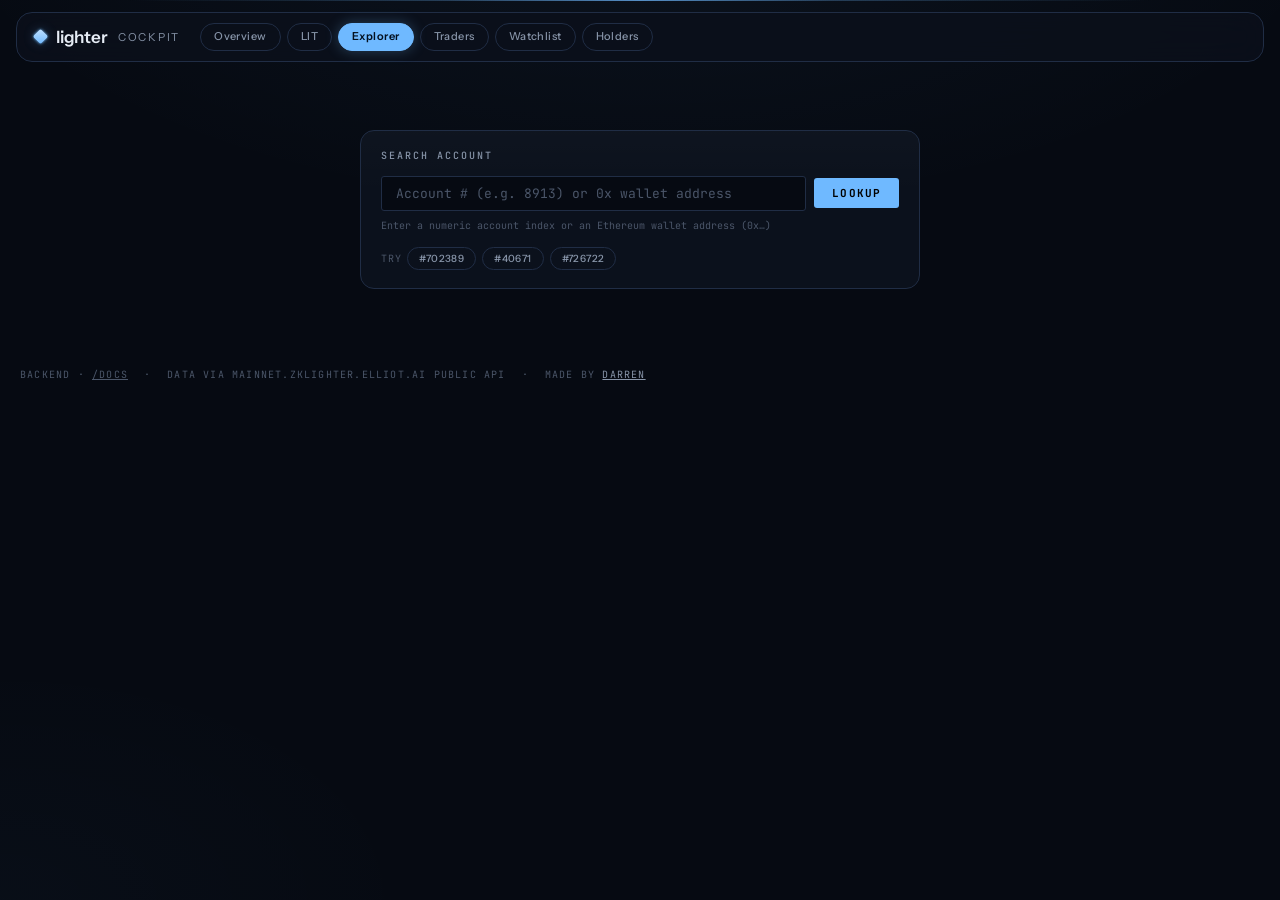
<file: templates/explorer.html>
<!doctype html>
<html lang="en">
<head>
<meta charset="utf-8" />
<meta name="viewport" content="width=device-width,initial-scale=1" />
<title>Explorer · Lighter Cockpit</title>
<link rel="icon" href="data:image/svg+xml,<svg xmlns='http://www.w3.org/2000/svg' viewBox='0 0 32 32'><rect x='8' y='8' width='16' height='16' rx='3' transform='rotate(45 16 16)' fill='%236fb9ff'/></svg>" />
<link rel="preconnect" href="https://fonts.googleapis.com" />
<link rel="preconnect" href="https://fonts.gstatic.com" crossorigin />
<link href="https://fonts.googleapis.com/css2?family=JetBrains+Mono:wght@400;500;600;700&family=Instrument+Sans:wght@400;500;600&display=swap" rel="stylesheet" />
<link rel="stylesheet" href="/static/styles.css?v=20260915b" />
<style>
  .search-wrap{display:flex;gap:8px;align-items:center;max-width:560px}
  .search-input{flex:1;background:var(--bg);border:1px solid var(--line-2);border-radius:3px;padding:8px 14px;font-family:var(--font-mono);font-size:13px;color:var(--ink);outline:none;transition:border-color .15s}
  .search-input:focus{border-color:var(--accent)}
  .search-input::placeholder{color:var(--ink-faint)}
  .search-btn{padding:8px 18px;background:var(--accent);color:#000;border:none;border-radius:3px;font-family:var(--font-mono);font-size:11px;font-weight:700;letter-spacing:.1em;cursor:pointer;text-transform:uppercase;transition:opacity .15s}
  .search-btn:hover{opacity:.85}
  .search-btn:disabled{opacity:.4;cursor:not-allowed}

  .acct-card{display:grid;grid-template-columns:repeat(auto-fill,minmax(160px,1fr));gap:1px;background:var(--line);border:1px solid var(--line);margin-bottom:1px}
  .acct-card>div{background:var(--panel);padding:14px 18px}
  .card-lbl{font-size:10px;letter-spacing:.12em;text-transform:uppercase;color:var(--ink-faint);margin-bottom:4px}
  .card-val{font-size:18px;font-variant-numeric:tabular-nums;font-weight:500}

  .pos-long{color:var(--green)}
  .pos-short{color:var(--red)}
  .pnl-pos{color:var(--green)}
  .pnl-neg{color:var(--red)}

  #errorBox{display:none;padding:14px 18px;background:rgba(255,90,90,0.08);border:1px solid var(--red);border-radius:3px;color:var(--red);font-size:13px;margin-top:12px}
  #loadingBox{display:none;padding:14px;color:var(--ink-faint);font-size:12px}

  .addr{font-size:11px;color:var(--ink-faint);word-break:break-all;font-variant-numeric:tabular-nums}
  .ext-link{font-size:10px;color:var(--accent);text-decoration:none;margin-left:8px;letter-spacing:.06em}
  .ext-link:hover{text-decoration:underline}

  #portfolioDash > div{grid-template-columns:minmax(280px,340px) 1fr}
  @media(max-width:768px){#portfolioDash > div{grid-template-columns:1fr}}
  .tab-bar{display:flex;gap:1px;background:var(--line);border-bottom:1px solid var(--line);margin-bottom:0}
  .tab{padding:8px 16px;font-size:11px;letter-spacing:.1em;text-transform:uppercase;cursor:pointer;background:var(--panel);color:var(--ink-dim);border:none;font-family:var(--font-mono);transition:color .15s}
  .tab.active{color:var(--ink);background:var(--bg);border-bottom:2px solid var(--accent)}
  .tab-panel{display:none}.tab-panel.active{display:block}
  .btn{padding:4px 10px;border:1px solid var(--line-2);border-radius:3px;color:var(--ink-dim);font-size:10px;letter-spacing:.08em;text-transform:uppercase;transition:all .15s;cursor:pointer;font-family:var(--font-mono);background:none}
  .btn:hover{border-color:var(--accent);color:var(--ink)}
  .btn.active{background:var(--accent);color:#000;border-color:var(--accent);font-weight:700}
</style>
</head>
<body>

<header>
  <a class="brand" href="/">
    <span class="glyph"></span>
    <span class="mark">lighter</span>
    <span class="sub">cockpit</span>
  </a>
  <nav style="display:flex;gap:6px">
    <a href="/" class="nav-pill-hdr">Overview</a>
    <a href="/lit" class="nav-pill-hdr">LIT</a>
    <a href="/explorer" class="nav-pill-hdr here">Explorer</a>
    <a href="/traders" class="nav-pill-hdr">Traders</a>
    <a href="/watchlist" class="nav-pill-hdr">Watchlist</a>
    <a href="/holders" class="nav-pill-hdr">Holders</a>
  </nav>
  <div class="hdr-nav-mobile">
    <a href="/" class="nav-pill-hdr">Overview</a>
    <a href="/lit" class="nav-pill-hdr">LIT</a>
    <a href="/explorer" class="nav-pill-hdr here">Explorer</a>
    <a href="/traders" class="nav-pill-hdr">Traders</a>
    <a href="/watchlist" class="nav-pill-hdr">Watchlist</a>
    <a href="/holders" class="nav-pill-hdr">Holders</a>
  </div>
</header>

<section id="searchHero" style="display:flex;align-items:center;justify-content:center;min-height:32vh;padding:24px 20px">
  <div class="card" style="max-width:560px;width:100%">
    <div class="card-head"><span class="card-title">Search account</span></div>
    <div class="search-wrap">
      <input id="searchInput" class="search-input" type="text"
        placeholder="Account # (e.g. 8913) or 0x wallet address" autocomplete="off" spellcheck="false" />
      <button id="searchBtn" class="search-btn">Lookup</button>
    </div>
    <div style="font-size:10px;color:var(--ink-faint);margin-top:8px">
      Enter a numeric account index or an Ethereum wallet address (0x…)
    </div>
    <div style="display:flex;gap:6px;margin-top:14px;flex-wrap:wrap">
      <span style="font-size:10px;color:var(--ink-faint);align-self:center;letter-spacing:.08em;text-transform:uppercase">Try</span>
      <button class="btn-sm example-acct" data-acct="702389">#702389</button>
      <button class="btn-sm example-acct" data-acct="40671">#40671</button>
      <button class="btn-sm example-acct" data-acct="726722">#726722</button>
    </div>
    <div id="loadingBox">Looking up account…</div>
    <div id="errorBox"></div>
    <!-- An L1 address can hold LIT without ever having a Lighter account, so a
         failed account lookup is not necessarily a dead end. -->
    <div id="l1Card" style="display:none;margin-top:12px;padding:16px 18px;background:var(--panel);border:1px solid var(--line);border-radius:3px"></div>
  </div>
</section>

<div id="results" style="display:none">
  <!-- account header -->
  <div style="padding:0 0 1px">
    <div style="background:var(--panel);border-top:1px solid var(--line);border-bottom:1px solid var(--line);padding:14px 20px;display:flex;align-items:center;gap:16px;flex-wrap:wrap">
      <div>
        <div style="font-size:18px;font-weight:700" id="acctTitle">—</div>
        <div class="addr" id="acctAddr">—
          <a id="acctExtLink" class="ext-link" href="#" target="_blank">open on lighter ↗</a>
        </div>
      </div>
      <span id="acctType" class="type-chip" style="display:none"></span>
      <div id="acctStatus" style="margin-left:auto"></div>
    </div>
  </div>

  <!-- counterparty profile: how the account signs, and where Lighter ranks it -->
  <div id="profileStrip" style="display:none;background:var(--panel);border-bottom:1px solid var(--line);padding:12px 20px">
    <div class="acct-card" style="margin-bottom:0">
      <div><div class="card-lbl">Trader Type</div><div class="card-val" id="profType" style="font-size:14px">—</div></div>
      <div><div class="card-lbl">API Keys</div><div class="card-val" id="profKeys" style="font-size:14px">—</div></div>
      <div><div class="card-lbl">Signed Txs</div><div class="card-val" id="profTx" style="font-size:14px">—</div></div>
      <div><div class="card-lbl">Last Active</div><div class="card-val" id="profSeen" style="font-size:14px">—</div></div>
      <div><div class="card-lbl">PnL Rank <span class="prov-src">exchange</span></div><div class="card-val" id="profRank" style="font-size:14px">—</div></div>
      <div><div class="card-lbl">Realised PnL <span class="prov-src">exchange</span></div><div class="card-val" id="profPnl" style="font-size:14px">—</div></div>
    </div>
    <div id="profNote" style="margin-top:8px;font-size:10px;color:var(--ink-faint)"></div>
  </div>

  <!-- trader profile hero: all-time PnL, win rate, streaks (est., from /api/traders/pnl) -->
  <div id="pnlHero" style="background:var(--panel);border-bottom:1px solid var(--line);padding:16px 20px">
    <div class="acct-card" style="margin-bottom:0">
      <div><div class="card-lbl">Reconstructed PnL <span class="prov prov-o">est</span></div><div class="card-val" id="heroPnl">—</div></div>
      <div><div class="card-lbl">Win Rate</div><div class="card-val" id="heroWinRate" style="font-size:14px">—</div></div>
      <div><div class="card-lbl">Best / Worst Streak</div><div class="card-val" id="heroStreak" style="font-size:14px">—</div></div>
      <div><div class="card-lbl">Volume (est)</div><div class="card-val" id="heroVolume">—</div></div>
      <div><div class="card-lbl">Long / Short PnL</div><div class="card-val" id="heroLongShort" style="font-size:14px">—</div></div>
    </div>
    <div id="pnlHeroCaveat" style="margin-top:8px;font-size:10px;color:var(--ink-faint)">building trader stats…</div>
  </div>

  <!-- Portfolio Dashboard -->
  <div id="portfolioDash" style="background:var(--line)">
    <div style="display:grid;grid-template-columns:minmax(280px,340px) 1fr;gap:1px">

      <!-- LEFT: summary stats -->
      <div style="background:var(--panel);padding:22px 24px">
        <div style="font-size:10px;letter-spacing:.16em;text-transform:uppercase;color:var(--ink-faint);margin-bottom:5px">Total Equity</div>
        <div id="cardPortfolio" style="font-family:var(--mono);font-weight:600;font-size:34px;font-weight:500;letter-spacing:-.02em;line-height:1;color:var(--ink)">—</div>

        <!-- allocation bar -->
        <div style="margin-top:16px">
          <div id="pAllocBar" style="height:8px;display:flex;border-radius:4px;overflow:hidden;background:var(--line);margin-bottom:7px"></div>
          <div id="pAllocLabels" style="display:flex;gap:14px;flex-wrap:wrap;font-size:10px;color:var(--ink-dim)"></div>
        </div>

        <!-- Bias + Leverage -->
        <div style="display:grid;grid-template-columns:1fr 1fr;gap:1px;background:var(--line);border:1px solid var(--line);margin:14px 0">
          <div style="background:var(--bg);padding:11px 14px">
            <div style="font-size:9px;letter-spacing:.14em;text-transform:uppercase;color:var(--ink-faint);margin-bottom:5px">Perp Bias</div>
            <div id="pBias" style="font-size:13px;font-weight:700">—</div>
            <div style="height:3px;background:var(--line);border-radius:2px;margin-top:7px"><div id="pBiasFill" style="height:100%;border-radius:2px;width:50%;background:var(--ink-faint);transition:width .4s"></div></div>
          </div>
          <div style="background:var(--bg);padding:8px 10px 4px;display:flex;flex-direction:column;align-items:center">
            <div style="font-size:9px;letter-spacing:.14em;text-transform:uppercase;color:var(--ink-faint);align-self:flex-start">Leverage</div>
            <svg id="levGaugeSvg" viewBox="0 0 120 88" style="width:100%;max-width:90px;display:block;overflow:visible">
              <path id="levTrack" fill="none" stroke-width="7" stroke-linecap="round"/>
              <path id="levFillArc" fill="none" stroke-width="7" stroke-linecap="round"/>
              <circle id="levDot" r="4.5"/>
              <text id="levText" x="60" y="52" text-anchor="middle" dominant-baseline="middle" style="font-size:20px;font-weight:700;font-family:'JetBrains Mono',monospace;fill:var(--ink)">—</text>
              <text x="60" y="74" text-anchor="middle" style="font-size:8px;font-family:'JetBrains Mono',monospace;letter-spacing:.12em;fill:var(--ink-faint)">LEV</text>
            </svg>
          </div>
        </div>

        <!-- Stats grid -->
        <div style="display:grid;grid-template-columns:1fr 1fr;gap:12px 16px">
          <div>
            <div style="font-size:9px;letter-spacing:.14em;text-transform:uppercase;color:var(--ink-faint);margin-bottom:3px">Unrealized PnL</div>
            <div id="pUnrealPnl" style="font-size:18px;font-variant-numeric:tabular-nums;font-weight:600">—</div>
          </div>
          <div>
            <div style="font-size:9px;letter-spacing:.14em;text-transform:uppercase;color:var(--ink-faint);margin-bottom:3px">Available</div>
            <div id="cardAvail" style="font-size:18px;font-variant-numeric:tabular-nums;font-weight:600">—</div>
          </div>
          <div>
            <div style="font-size:9px;letter-spacing:.14em;text-transform:uppercase;color:var(--ink-faint);margin-bottom:3px">Collateral</div>
            <div id="cardCollateral" style="font-size:13px;font-variant-numeric:tabular-nums;color:var(--ink-dim)">—</div>
          </div>
          <div>
            <div style="font-size:9px;letter-spacing:.14em;text-transform:uppercase;color:var(--ink-faint);margin-bottom:3px">Open Orders</div>
            <div id="cardOrders" style="font-size:13px;font-variant-numeric:tabular-nums;color:var(--ink-dim)">—</div>
          </div>
        </div>
      </div>

      <!-- RIGHT: net trade flow chart -->
      <div style="background:var(--bg);padding:18px 22px;min-height:220px">
        <div style="display:flex;align-items:flex-start;gap:8px;margin-bottom:10px;flex-wrap:wrap">
          <div>
            <div id="flowSeriesLbl" style="font-size:10px;letter-spacing:.16em;text-transform:uppercase;color:var(--ink-faint);margin-bottom:4px">Net Trade Flow</div>
            <div id="flowPnlTotal" style="font-family:var(--mono);font-weight:600;font-size:26px;font-weight:500;letter-spacing:-.02em;line-height:1">—</div>
            <div id="flowSeriesNote" style="font-size:10px;color:var(--ink-faint);margin-top:4px"></div>
          </div>
          <div style="margin-left:auto;display:flex;flex-direction:column;gap:5px;align-items:flex-end">
          <div style="display:flex;gap:3px;flex-wrap:wrap" id="flowSeriesBtns">
            <button class="btn active" data-flow-series="flow">Flow</button>
            <button class="btn" data-flow-series="perp">Perp PnL</button>
            <button class="btn" data-flow-series="all">Spot+Perp PnL</button>
          </div>
          <div style="display:flex;gap:3px;flex-wrap:wrap" id="flowPeriodBtns">
            <button class="btn active" data-flow-period="all">All</button>
            <button class="btn" data-flow-period="30d">30d</button>
            <button class="btn" data-flow-period="7d">7d</button>
            <button class="btn" data-flow-period="24h">24h</button>
          </div>
          </div>
        </div>
        <svg id="flowChart" viewBox="0 0 400 100" preserveAspectRatio="none" style="width:100%;height:110px;display:none;overflow:visible"></svg>
        <div id="flowChartEmpty" style="color:var(--ink-faint);font-size:11px;font-style:italic;padding:8px 0">search an account to see trade flow</div>
      </div>
    </div>
  </div>

  <!-- tab bar -->
  <div class="tab-bar">
    <button class="tab active" data-tab="positions">Positions &amp; LIT Flow</button>
    <button class="tab" data-tab="pnl">PnL</button>
    <button class="tab" data-tab="assets">Spot Assets</button>
    <button class="tab" data-tab="lit-staking">LIT Staking</button>
    <button class="tab" data-tab="lit-history">Trade History</button>
  </div>

  <!-- positions tab -->
  <div class="tab-panel active" id="tab-positions">
    <!-- LIT flow and open positions share one panel: tracking an address means
         seeing both at once, not clicking between two tabs. -->
    <div class="panel" style="border-top:none;padding-bottom:4px">
      <div style="font-size:10px;letter-spacing:.16em;text-transform:uppercase;color:var(--ink-faint);margin-bottom:10px">LIT Flow</div>
      <div style="display:flex;align-items:center;gap:8px;margin-bottom:16px;flex-wrap:wrap">
        <span style="font-size:10px;color:var(--ink-faint);letter-spacing:.08em">MARKET</span>
        <button class="btn active" data-flow-market="">ALL</button>
        <button class="btn" data-flow-market="120">LIT PERP</button>
        <button class="btn" data-flow-market="2049">LIT SPOT</button>
        <span id="flowLoadingMsg" style="margin-left:auto;font-size:10px;color:var(--ink-faint)"></span>
      </div>
      <div id="litFlowGrid" style="display:grid;grid-template-columns:repeat(3,1fr);gap:1px;background:var(--line);border:1px solid var(--line)">
        <div style="background:var(--bg);padding:20px;color:var(--ink-faint);font-size:11px;grid-column:1/-1">search an account to see LIT flow</div>
      </div>
    </div>
    <div class="panel">
      <div style="font-size:10px;letter-spacing:.16em;text-transform:uppercase;color:var(--ink-faint);margin-bottom:10px">Open Positions · all markets</div>
      <table id="posTable">
        <thead>
          <tr>
            <th>Market</th>
            <th>Side</th>
            <th class="num">Size</th>
            <th class="num">Avg Entry</th>
            <th class="num">Position Value</th>
            <th class="num">Unrealized PnL / ROE</th>
            <th class="num">Liq. Price · Dist</th>
            <th class="num">Funding Paid</th>
            <th class="num">Alloc</th>
          </tr>
        </thead>
        <tbody id="posBody">
          <tr><td colspan="9" class="empty">no open positions</td></tr>
        </tbody>
      </table>
    </div>
  </div>

  <!-- pnl tab -->
  <div class="tab-panel" id="tab-pnl">
    <div class="panel" style="border-top:none">
      <div style="font-size:10px;letter-spacing:.16em;text-transform:uppercase;color:var(--ink-faint);margin-bottom:10px">Cumulative Realized PnL (est)</div>
      <svg id="pnlChart" viewBox="0 0 400 120" preserveAspectRatio="none" style="width:100%;height:130px;display:none;overflow:visible"></svg>
      <div id="pnlChartEmpty" style="color:var(--ink-faint);font-size:11px;font-style:italic;padding:8px 0">search an account to see realized PnL</div>

      <div style="font-size:10px;letter-spacing:.12em;text-transform:uppercase;color:var(--ink-faint);margin:20px 0 8px">Recent Closed Round-Trips</div>
      <table id="pnlClosedTable">
        <thead>
          <tr>
            <th>Market</th>
            <th>Side</th>
            <th class="num">Entry → Exit</th>
            <th class="num">Size</th>
            <th class="num">PnL</th>
            <th class="num">Closed</th>
          </tr>
        </thead>
        <tbody id="pnlClosedBody">
          <tr><td colspan="6" class="empty">search an account to see closed trades</td></tr>
        </tbody>
      </table>
    </div>
  </div>

  <!-- assets tab -->
  <div class="tab-panel" id="tab-assets">
    <div class="panel" style="border-top:none">
      <table id="assetTable">
        <thead>
          <tr>
            <th>Asset</th>
            <th class="num">Balance</th>
            <th class="num">USD Value</th>
            <th class="num">Alloc</th>
            <th class="num">In Open Orders</th>
          </tr>
        </thead>
        <tbody id="assetBody">
          <tr><td colspan="5" class="empty">no spot assets</td></tr>
        </tbody>
      </table>
    </div>
  </div>

  <!-- lit staking tab -->
  <div class="tab-panel" id="tab-lit-staking">
    <div class="panel" style="border-top:none" id="litStakingPanel">
      <div style="color:var(--ink-faint);font-size:12px">search an account to see LIT staking status</div>
    </div>
  </div>

  <!-- lit flow tab -->
  <!-- trade history tab -->
  <div class="tab-panel" id="tab-lit-history">
    <div class="panel" style="border-top:none">
      <div style="display:flex;align-items:center;gap:12px;margin-bottom:12px;flex-wrap:wrap">
        <div style="font-size:10px;color:var(--ink-faint)">
          Full on-chain history · MYT (UTC+8)
        </div>
        <div style="margin-left:auto;display:flex;gap:6px;align-items:center">
          <span style="font-size:10px;color:var(--ink-faint);letter-spacing:.08em">MARKET</span>
          <button class="btn active" data-hist-market="">ALL</button>
          <button class="btn" data-hist-market="120">LIT PERP</button>
          <button class="btn" data-hist-market="2049">LIT SPOT</button>
        </div>
      </div>
      <table id="litHistTable">
        <thead>
          <tr>
            <th>Time (MYT)</th>
            <th>Market</th>
            <th>Side</th>
            <th>Role</th>
            <th class="num">Price</th>
            <th class="num">Size</th>
            <th class="num">Counterparty</th>
          </tr>
        </thead>
        <tbody id="litHistBody">
          <tr><td colspan="7" class="empty">search an account to see their trade history</td></tr>
        </tbody>
      </table>
      <div style="display:flex;gap:8px;margin-top:12px;align-items:center">
        <button id="histPrevBtn" class="btn" style="display:none">← prev</button>
        <span id="histPageInfo" style="font-size:10px;color:var(--ink-faint)"></span>
        <button id="histNextBtn" class="btn" style="display:none">next →</button>
      </div>
    </div>
  </div>
</div>

<footer>
  <span>backend · <a href="/docs" target="_blank">/docs</a></span>
  <span style="color:var(--ink-faint)">·</span>
  <span>data via mainnet.zklighter.elliot.ai public API</span>
  <span style="color:var(--ink-faint)">·</span>
  <span>made by <a href="https://x.com/Darrenyap488378" target="_blank" style="color:var(--ink-dim)">Darren</a></span>
</footer>

<script type="module" src="/static/explorer.js?v=20260917b"></script>
</body>
</html>
</file>
<file: static/styles.css>
/* ─────────────────────────────────────────────────────────────
   Lighter Cockpit · design system
   hl.eco-style bento formula, Lighter identity:
   deep blue-black canvas, ice-blue prism light, mono numerals.
   ───────────────────────────────────────────────────────────── */

:root{
  --bg:#060a12;
  --panel:#0b111c;
  --panel-2:#111927;
  --ink:#e6ecf5;
  --ink-dim:#8794a8;
  --ink-faint:#4b5669;
  --line:#141c2b;
  --line-2:#202d45;
  --green:#43dd8c;
  --red:#ff6b81;
  --amber:#f2c14e;
  --blue:#6fb9ff;
  --accent:#6fb9ff;
  --accent-glow:rgba(111,185,255,0.28);
  --sans:'Instrument Sans',ui-sans-serif,system-ui,sans-serif;
  --mono:'JetBrains Mono',ui-monospace,monospace;
  --radius:14px;
  --ease-out:cubic-bezier(0.23,1,0.32,1);
  --ease-drawer:cubic-bezier(0.32,0.72,0,1);
}
*{box-sizing:border-box;margin:0;padding:0}
html,body{background:var(--bg);color:var(--ink);font-family:var(--mono);font-size:13px;line-height:1.45;min-height:100vh;overflow-x:hidden}
body{
  background-image:
    radial-gradient(1100px 500px at 50% -12%, rgba(111,185,255,0.055), transparent 65%),
    radial-gradient(700px 400px at 0% 100%, rgba(111,185,255,0.025), transparent 60%);
}
/* prism beam — the signature: a thin line of light across the top */
body::before{
  content:"";position:fixed;top:0;left:0;right:0;height:1px;z-index:100;pointer-events:none;
  background:linear-gradient(90deg,transparent 10%,var(--accent-glow) 35%,rgba(111,185,255,0.75) 50%,var(--accent-glow) 65%,transparent 90%);
}
a{color:inherit}
a:hover{color:var(--accent)}
button{font-family:inherit;font-size:inherit;color:inherit;background:none;border:0;cursor:pointer}
input,select{font-family:var(--mono);font-size:inherit;color:var(--ink);background:var(--panel-2);border:1px solid var(--line-2);padding:6px 10px;border-radius:8px;outline:none;transition:border-color .15s var(--ease-out)}
input:focus,select:focus{border-color:var(--accent)}
:focus-visible{outline:2px solid var(--accent);outline-offset:2px}

/* ── header: floating pill ─────────────────────────────────── */
header{
  display:flex;align-items:center;gap:20px;
  margin:12px 16px 4px;padding:10px 18px;
  border:1px solid var(--line-2);border-radius:16px;
  background:rgba(11,17,28,0.82);
  position:sticky;top:10px;z-index:20;backdrop-filter:blur(14px);-webkit-backdrop-filter:blur(14px);
}
.brand{display:flex;align-items:center;gap:10px;text-decoration:none}
.brand .glyph{
  width:11px;height:11px;transform:rotate(45deg);border-radius:2px;
  background:linear-gradient(135deg,#bfe0ff,var(--accent));
  box-shadow:0 0 12px var(--accent-glow),0 0 3px var(--accent);
}
.brand .mark{font-family:var(--sans);font-weight:600;font-size:17px;letter-spacing:-0.01em}
.brand .sub{color:var(--ink-dim);font-family:var(--sans);font-size:11px;letter-spacing:0.16em;text-transform:uppercase;margin-top:2px}
.status{display:flex;align-items:center;gap:8px;margin-left:auto;color:var(--ink-dim);font-size:10px;letter-spacing:0.1em;text-transform:uppercase}
.dot{width:7px;height:7px;border-radius:50%;background:var(--green);box-shadow:0 0 10px var(--green)}
.dot.err{background:var(--red);box-shadow:0 0 10px var(--red)}
.dot.warn{background:var(--amber);box-shadow:0 0 10px var(--amber)}
.controls{display:flex;align-items:center;gap:6px}
.controls .mode-label{color:var(--ink-faint);font-size:9px;letter-spacing:0.18em;margin-right:2px}

/* nav chips (header page links) */
.nav-pill-hdr,.nav-pill{
  padding:5px 13px;border:1px solid var(--line-2);border-radius:999px;
  color:var(--ink-dim);font-family:var(--sans);font-size:11px;font-weight:500;letter-spacing:0.04em;
  text-decoration:none;white-space:nowrap;display:inline-block;text-transform:none;
  transition:border-color .15s var(--ease-out),color .15s var(--ease-out),background-color .15s var(--ease-out),transform .16s var(--ease-out)
}
.nav-pill-hdr:hover,.nav-pill:hover{border-color:var(--accent);color:var(--ink)}
.nav-pill-hdr:active,.nav-pill:active{transform:scale(0.96)}
.nav-pill-hdr.here,.nav-pill.here{
  background:var(--accent);border-color:var(--accent);color:#04101f;font-weight:600;
  box-shadow:0 0 14px var(--accent-glow);
}
.hdr-nav-mobile{display:none}

/* ── buttons / chips ───────────────────────────────────────── */
.btn,.btn-sm{
  border:1px solid var(--line-2);border-radius:999px;color:var(--ink-dim);
  font-family:var(--sans);font-weight:500;letter-spacing:0.04em;text-transform:none;
  transition:border-color .15s var(--ease-out),color .15s var(--ease-out),background-color .15s var(--ease-out),transform .16s var(--ease-out)
}
.btn{padding:5px 13px;font-size:11px}
.btn-sm{padding:4px 11px;font-size:10px}
.btn:hover,.btn-sm:hover{border-color:var(--accent);color:var(--ink)}
.btn:active,.btn-sm:active{transform:scale(0.96)}
.btn.active,.btn-sm.active{
  background:var(--accent);color:#04101f;border-color:var(--accent);font-weight:600;
  box-shadow:0 0 12px var(--accent-glow);
}
.controls .btn{padding:5px 13px;font-size:11px}
.controls .btn:hover{border-color:var(--accent);color:var(--ink)}
.controls .btn:active{transform:scale(0.96)}
.controls .btn.active{background:var(--accent);color:#04101f;border-color:var(--accent);font-weight:600;box-shadow:0 0 12px var(--accent-glow)}

/* ── bento grid + cards ────────────────────────────────────── */
main.bento{
  display:grid;grid-template-columns:repeat(12,1fr);gap:12px;
  max-width:1560px;margin:0 auto;padding:14px 16px 24px;
}
.card{
  background:linear-gradient(180deg,rgba(255,255,255,0.015),transparent 40%),var(--panel);
  border:1px solid var(--line-2);border-radius:var(--radius);
  padding:18px 20px;min-width:0;display:flex;flex-direction:column;
  transition:border-color .2s var(--ease-out);
}
.card:hover{border-color:#2c3d5c}
.card.span-7{grid-column:span 7}
.card.span-6{grid-column:span 6}
.card.span-5{grid-column:span 5}
.card.span-4{grid-column:span 4}
.card.span-3{grid-column:span 3}
.card.span-8{grid-column:span 8}
.card.span-12{grid-column:span 12}

.card-head{display:flex;align-items:center;gap:10px;margin-bottom:12px}
.card-title{
  font-family:var(--mono);font-size:10px;font-weight:500;letter-spacing:0.2em;text-transform:uppercase;
  color:var(--ink-dim);display:flex;align-items:center;gap:10px;min-width:0
}
.card-title .count{color:var(--ink-faint);font-weight:400;letter-spacing:0.08em}
.card-head .tools{margin-left:auto;display:flex;gap:4px;align-items:center;flex-shrink:0}

.hero-num{
  font-family:var(--mono);font-weight:600;font-size:34px;letter-spacing:-0.03em;line-height:1.05;
  font-variant-numeric:tabular-nums;
}
.hero-num.glow{text-shadow:0 0 24px var(--accent-glow)}
.hero-sub{color:var(--ink-dim);font-size:11px;margin-top:5px;font-family:var(--sans)}
.hero-row{display:flex;align-items:baseline;gap:12px;flex-wrap:wrap}
.chg-chip{
  display:inline-block;padding:2px 8px;border-radius:6px;font-size:11px;font-weight:500;
  font-variant-numeric:tabular-nums;
}
.chg-chip.up{background:rgba(67,221,140,0.12);color:var(--green)}
.chg-chip.down{background:rgba(255,107,129,0.12);color:var(--red)}

/* mini stat grid inside a card (like hl.eco fee card) */
.stat-grid{display:grid;grid-template-columns:repeat(3,1fr);gap:14px 18px;margin:14px 0 4px}
.stat-grid .lbl{color:var(--ink-faint);font-size:9px;letter-spacing:0.16em;text-transform:uppercase;margin-bottom:4px}
.stat-grid .v{font-size:14px;font-weight:500;font-variant-numeric:tabular-nums}

/* legacy KPI strip (non-home pages) — restyled as cards */
.kpis{
  display:grid;grid-template-columns:repeat(6,1fr);gap:12px;
  max-width:1560px;margin:0 auto;padding:14px 16px 0;
}
.kpi{
  background:var(--panel);border:1px solid var(--line-2);border-radius:var(--radius);
  padding:16px 18px;position:relative;overflow:hidden;
}
.kpi .lbl{color:var(--ink-faint);font-size:9px;letter-spacing:0.18em;text-transform:uppercase;margin-bottom:8px}
.kpi .val{font-family:var(--mono);font-weight:600;font-size:24px;letter-spacing:-0.02em;line-height:1;font-variant-numeric:tabular-nums}
.kpi .sub{color:var(--ink-dim);font-size:11px;margin-top:6px;font-family:var(--sans)}
.up{color:var(--green)}
.down{color:var(--red)}
.neutral{color:var(--ink-dim)}

/* legacy layout containers (non-home pages) — spaced cards, not seamless grid */
.grid{
  display:grid;grid-template-columns:1.4fr 1fr;gap:12px;
  max-width:1560px;margin:0 auto;padding:14px 16px;
}
.grid > *{background:transparent;min-width:0}
.row{display:grid;gap:12px}
.row.three{grid-template-columns:1fr 1fr 1fr;max-width:1560px;margin:0 auto;padding:0 16px 14px}
.row > *{background:transparent;min-width:0}

.panel{
  background:linear-gradient(180deg,rgba(255,255,255,0.015),transparent 40%),var(--panel);
  border:1px solid var(--line-2);border-radius:var(--radius);
  padding:18px 20px;min-height:0;display:flex;flex-direction:column;
}
.panel h2{
  font-family:var(--mono);font-size:10px;letter-spacing:0.2em;text-transform:uppercase;
  color:var(--ink-dim);margin-bottom:14px;display:flex;align-items:center;gap:10px;font-weight:500
}
.panel h2::before{content:"";width:14px;height:1px;background:var(--accent);box-shadow:0 0 6px var(--accent-glow)}
.panel h2 .count{margin-left:auto;color:var(--ink-faint);font-weight:400}

.section-lbl{color:var(--ink-faint);font-size:10px;letter-spacing:0.14em;text-transform:uppercase;margin-bottom:8px}
.flow-lbl{color:var(--ink-faint);font-size:10px;letter-spacing:0.14em;text-transform:uppercase}
.flow-val{font-family:var(--mono);font-size:22px;font-weight:600;letter-spacing:-0.02em;font-variant-numeric:tabular-nums}
.flow-bar{height:18px;display:flex;border-radius:6px;overflow:hidden;background:var(--line);gap:2px}
.flow-bar > div{transition:width .4s var(--ease-out)}
.flow-bar > div:first-child{border-radius:6px 0 0 6px;background:var(--green)}
.flow-bar > div:last-child{border-radius:0 6px 6px 0;background:var(--red)}
.flow-pct{display:flex;justify-content:space-between;margin-top:6px;font-size:10px;color:var(--ink-dim)}

/* ── tables ────────────────────────────────────────────────── */
table{width:100%;border-collapse:collapse;font-size:12px}
thead th{
  text-align:left;padding:6px 8px;color:var(--ink-faint);
  font-size:9px;letter-spacing:0.14em;text-transform:uppercase;font-weight:500;
  border-bottom:1px solid var(--line-2);position:sticky;top:0;background:var(--panel);cursor:pointer;user-select:none;z-index:1
}
thead th:hover{color:var(--ink)}
thead th.sorted::after{content:" ↓";color:var(--accent)}
thead th.sorted.asc::after{content:" ↑"}
tbody td{padding:7px 8px;border-bottom:1px solid var(--line);white-space:nowrap}
tbody tr{transition:background .1s}
tbody tr:hover{background:rgba(111,185,255,0.035)}
.num{text-align:right;font-variant-numeric:tabular-nums}
.sym{font-weight:700;letter-spacing:0.02em}
.pill{display:inline-block;padding:1px 7px;border-radius:999px;font-size:10px;letter-spacing:0.08em;text-transform:uppercase}
.pill.buy{background:rgba(67,221,140,0.13);color:var(--green)}
.pill.sell{background:rgba(255,107,129,0.13);color:var(--red)}

.market-table{max-height:640px;overflow:auto;margin:0 -8px}
.bar-cell{position:relative}
.bar{position:absolute;left:0;top:0;bottom:0;opacity:0.12}
.bar.pos{background:var(--accent)}
.bar-cell span{position:relative;z-index:1}

/* ── funding heatmap ───────────────────────────────────────── */
.heatmap{display:grid;grid-template-columns:repeat(auto-fill,minmax(72px,1fr));gap:5px}
.hm-cell{padding:8px 6px;border-radius:8px;font-size:11px;display:flex;flex-direction:column;gap:2px;transition:transform .12s var(--ease-out)}
@media (hover:hover) and (pointer:fine){
  .hm-cell:hover{transform:scale(1.05);z-index:2}
}
.hm-cell .s{font-weight:700;font-size:10px;letter-spacing:0.02em}
.hm-cell .r{font-variant-numeric:tabular-nums;font-size:10px}

::-webkit-scrollbar{width:6px;height:6px}
::-webkit-scrollbar-track{background:transparent}
::-webkit-scrollbar-thumb{background:var(--line-2);border-radius:3px}
::-webkit-scrollbar-thumb:hover{background:var(--ink-faint)}

.empty{color:var(--ink-faint);font-style:italic;padding:20px;text-align:center;font-size:11px;font-family:var(--sans)}

.flash-up{animation:flashUp .8s ease-out}
.flash-dn{animation:flashDn .8s ease-out}
@keyframes flashUp{0%{background:rgba(67,221,140,0.22)}100%{background:transparent}}
@keyframes flashDn{0%{background:rgba(255,107,129,0.22)}100%{background:transparent}}

footer{
  max-width:1560px;margin:0 auto;padding:14px 20px 20px;
  color:var(--ink-faint);font-size:10px;letter-spacing:0.12em;text-transform:uppercase;
  display:flex;align-items:center;gap:16px
}
footer .spacer{margin-left:auto}

.whale{display:inline-flex;align-items:center;gap:4px;justify-content:flex-end}
.whale .tier{font-size:9px;padding:0 5px;border-radius:4px;font-weight:700}
.tier.t1{background:var(--accent);color:#04101f}
.tier.t2{background:rgba(111,185,255,0.35);color:#cfe7ff}
.tier.t3{background:rgba(111,185,255,0.14);color:var(--accent)}

/* ── market table row interaction ──────────────────────────── */
#mktBody tr[data-mid]{cursor:pointer}
#mktBody tr[data-mid]:hover{background:rgba(111,185,255,0.05)}
#mktBody tr[data-mid].selected{
  background:rgba(111,185,255,0.08) !important;
  box-shadow:inset 2px 0 0 var(--accent);
}
.chart-btn{
  color:var(--ink-faint);font-size:14px;line-height:1;
  padding:2px 6px;border-radius:6px;
  transition:color .12s var(--ease-out),background-color .12s var(--ease-out)
}
.chart-btn:hover{color:var(--accent);background:rgba(111,185,255,0.09)}

/* ── history drawer ────────────────────────────────────────── */
.drawer{
  position:fixed;right:0;top:0;bottom:0;width:720px;max-width:100vw;
  background:var(--panel);border-left:1px solid var(--line-2);
  transform:translateX(100%);
  transition:transform .3s var(--ease-drawer);
  z-index:50;display:flex;flex-direction:column
}
.drawer.open{transform:translateX(0);box-shadow:-12px 0 32px rgba(2,6,14,0.55)}
.drawer-head{
  display:flex;align-items:center;gap:12px;padding:14px 18px;
  border-bottom:1px solid var(--line);font-size:12px;color:var(--ink-dim);
  letter-spacing:0.12em;text-transform:uppercase
}
.drawer-tabs{display:flex;gap:4px}
.drawer-close{
  color:var(--ink-dim);font-size:24px;line-height:1;padding:0 8px;
  border-radius:6px;transition:color .1s
}
.drawer-close:hover{color:var(--red)}
.drawer-body{padding:18px;flex:1;overflow:auto}
#chartWrap{position:relative}
#chart{width:100%;height:280px;display:block}
.chart-tip{
  position:absolute;pointer-events:none;display:none;z-index:5;white-space:nowrap;
  background:var(--panel-2);border:1px solid var(--line-2);border-radius:8px;
  padding:6px 9px;font-size:11px;line-height:1.5;
  box-shadow:0 4px 16px rgba(2,6,14,0.5);
  font-variant-numeric:tabular-nums
}
.chart-tip .tt{color:var(--ink-faint);font-size:10px;letter-spacing:0.08em;text-transform:uppercase;margin-bottom:2px}
.chart-stats{
  display:flex;gap:24px;margin-top:16px;padding-top:14px;border-top:1px solid var(--line);
  font-size:11px;color:var(--ink);font-variant-numeric:tabular-nums;flex-wrap:wrap
}
.chart-stats .section-lbl{color:var(--ink-faint);margin-right:6px}

/* ── responsive ────────────────────────────────────────────── */
@media (max-width:1200px){
  .kpis{grid-template-columns:repeat(3,1fr)}
  .grid{grid-template-columns:1fr}
  .row.three{grid-template-columns:1fr}
  main.bento{grid-template-columns:repeat(6,1fr)}
  .card.span-7,.card.span-8,.card.span-5,.card.span-6,.card.span-12{grid-column:span 6}
  .card.span-4,.card.span-3{grid-column:span 3}
}
@media (max-width:800px){
  .drawer{width:100vw}
}
@media (max-width:768px){
  header{flex-wrap:wrap;margin:8px;padding:9px 12px;gap:8px}
  .controls{flex-wrap:wrap;gap:6px}
  .status{width:100%;order:10;margin-left:0 !important;justify-content:flex-end}
  .kpis{grid-template-columns:repeat(2,1fr);gap:8px;padding:10px 8px 0}
  main.bento{grid-template-columns:1fr;gap:8px;padding:10px 8px 16px}
  .card.span-7,.card.span-8,.card.span-5,.card.span-6,.card.span-4,.card.span-3,.card.span-12{grid-column:span 1}
  .grid{padding:10px 8px;gap:8px}
  .row.three{padding:0 8px 10px;gap:8px}
  .panel table{display:block;overflow-x:auto;-webkit-overflow-scrolling:touch}
  .market-table{max-height:55vh}
  footer{flex-wrap:wrap;padding:10px 14px}
  .leaders-grid{grid-template-columns:1fr !important}
}
@media (max-width:480px){
  html,body{font-size:12px}
  header{gap:6px}
  .brand .mark{font-size:15px}
  .brand .sub{display:none}
  .nav-pill-hdr{display:none}
  .hdr-nav-mobile{display:flex;gap:6px;width:100%;order:11;overflow-x:auto;-webkit-overflow-scrolling:touch}
  .hdr-nav-mobile .nav-pill-hdr{display:inline-block;flex-shrink:0}
  .controls .btn{padding:4px 9px;font-size:10px}
  .controls .mode-label{display:none}
  .kpi{padding:10px 12px}
  .kpi .val{font-size:18px}
  .hero-num{font-size:26px}
  .card,.panel{padding:12px 14px}
  .stat-grid{grid-template-columns:repeat(2,1fr);gap:10px 12px}
  #mktFilter{width:100px !important}
  table{font-size:11px}
  thead th{padding:4px 5px;font-size:9px}
  tbody td{padding:5px 5px}
  .flow-val{font-size:18px}
  .flow-bar{height:14px}
  footer{padding:8px 12px;gap:6px}
  .drawer-head{flex-wrap:wrap;gap:6px;padding:10px 12px}
  .drawer-body{padding:12px}
  #chart{height:220px}
  .btn-sm{padding:4px 8px}
}

/* ── reduced motion ────────────────────────────────────────── */
@media (prefers-reduced-motion:reduce){
  .drawer{transition:none}
  .hm-cell,.btn,.btn-sm,.nav-pill-hdr,.nav-pill{transition-property:border-color,color,background-color;transform:none !important}
  .flash-up,.flash-dn{animation:none}
  .flow-bar > div{transition:none}
}

/* ── LIT page mobile (legacy hooks) ────────────────────────── */
@media (max-width:768px){
  #trackedTable{display:block;overflow-x:auto;-webkit-overflow-scrolling:touch}
  .cards{grid-template-columns:1fr !important}
  .controls select{font-size:9px;padding:3px 5px}
}
@media (max-width:480px){
  .controls[data-hide-mobile]{display:flex;flex-wrap:wrap;gap:4px}
  .controls[data-hide-mobile="refresh"]{display:none}
  .controls .btn{font-size:9px;padding:3px 7px}
  .kpis{grid-template-columns:repeat(2,1fr) !important}
  #litPriceChart{height:140px !important}
  .tab-bar{overflow-x:auto;-webkit-overflow-scrolling:touch;flex-wrap:nowrap}
  .tab{white-space:nowrap;flex-shrink:0}
  .acct-card{grid-template-columns:1fr 1fr !important}
}


/* ── Coverage strip + headline (LIT page) ──────────────────────
   The page publishes its own sampling: a silent collector has to read as an
   outage, never as a quiet market. */
.cov-strip{
  display:flex;align-items:center;gap:8px;flex-wrap:wrap;
  padding:7px 20px;font-size:11px;
  background:var(--panel);border-bottom:1px solid var(--line);
  font-family:var(--font-mono);color:var(--ink-dim);
}
.cov-dot{width:7px;height:7px;border-radius:50%;background:var(--ink-faint);flex:none}
.cov-strip[data-status="live"]    .cov-dot{background:var(--green);box-shadow:0 0 6px var(--green)}
.cov-strip[data-status="partial"] .cov-dot{background:var(--amber)}
.cov-strip[data-status="stale"]   .cov-dot{background:var(--amber)}
.cov-strip[data-status="down"]    .cov-dot{background:var(--red);box-shadow:0 0 6px var(--red)}
.cov-status{font-weight:600;letter-spacing:.04em;text-transform:uppercase;color:var(--ink)}
.cov-strip[data-status="partial"] .cov-status,
.cov-strip[data-status="stale"]   .cov-status{color:var(--amber)}
.cov-strip[data-status="down"]    .cov-status{color:var(--red)}
.cov-sep{color:var(--line-2)}
.cov-gaps{margin-left:auto;color:var(--amber)}
/* A blackout must dominate the page, not whisper on one line. */
.cov-strip[data-status="down"]{
  background:rgba(255,106,119,.10);border-bottom-color:var(--red);
}

.headline{
  padding:12px 20px 0;font-size:14px;line-height:1.5;color:var(--ink);
  letter-spacing:-.01em;
}
.headline .hl-num{font-family:var(--font-mono);font-weight:600}
.headline .hl-dim{color:var(--ink-dim)}

/* Provenance: exchange truth and locally observed tape must not look alike. */
.prov{
  font-family:var(--font-mono);font-size:8px;letter-spacing:.08em;
  text-transform:uppercase;padding:1px 4px;border-radius:2px;vertical-align:middle;
}
.prov-x{color:var(--accent);background:rgba(111,185,255,.12)}
.prov-o{color:var(--ink-faint);background:var(--line)}

@media (max-width:480px){
  .cov-strip{padding:6px 12px;font-size:10px}
  .cov-gaps{margin-left:0;width:100%}
  .headline{padding:10px 12px 0;font-size:13px}
}


/* ── Explorer counterparty profile ─────────────────────────────
   Trader type is an identity claim, so it sits beside the name, not in the
   stat row. Colour encodes only how mechanised the account is. */
.type-chip{
  font-family:var(--font-mono);font-size:9px;letter-spacing:.1em;text-transform:uppercase;
  padding:3px 8px;border-radius:3px;border:1px solid transparent;white-space:nowrap;
}
.type-chip[data-t="market maker"]{color:var(--amber);border-color:var(--amber);background:rgba(240,180,80,.10)}
.type-chip[data-t="algo"]        {color:var(--accent);border-color:var(--accent);background:rgba(111,185,255,.10)}
.type-chip[data-t="manual"]      {color:var(--ink-dim);border-color:var(--line-2);background:var(--line)}
.type-chip[data-t="unused"]      {color:var(--ink-faint);border-color:var(--line-2)}
/* Marks a figure Lighter reports itself, as opposed to one we reconstruct. */
.prov-src{
  font-family:var(--font-mono);font-size:8px;letter-spacing:.08em;text-transform:uppercase;
  color:var(--accent);background:rgba(111,185,255,.12);padding:1px 4px;border-radius:2px;margin-left:4px;
}
</file>
